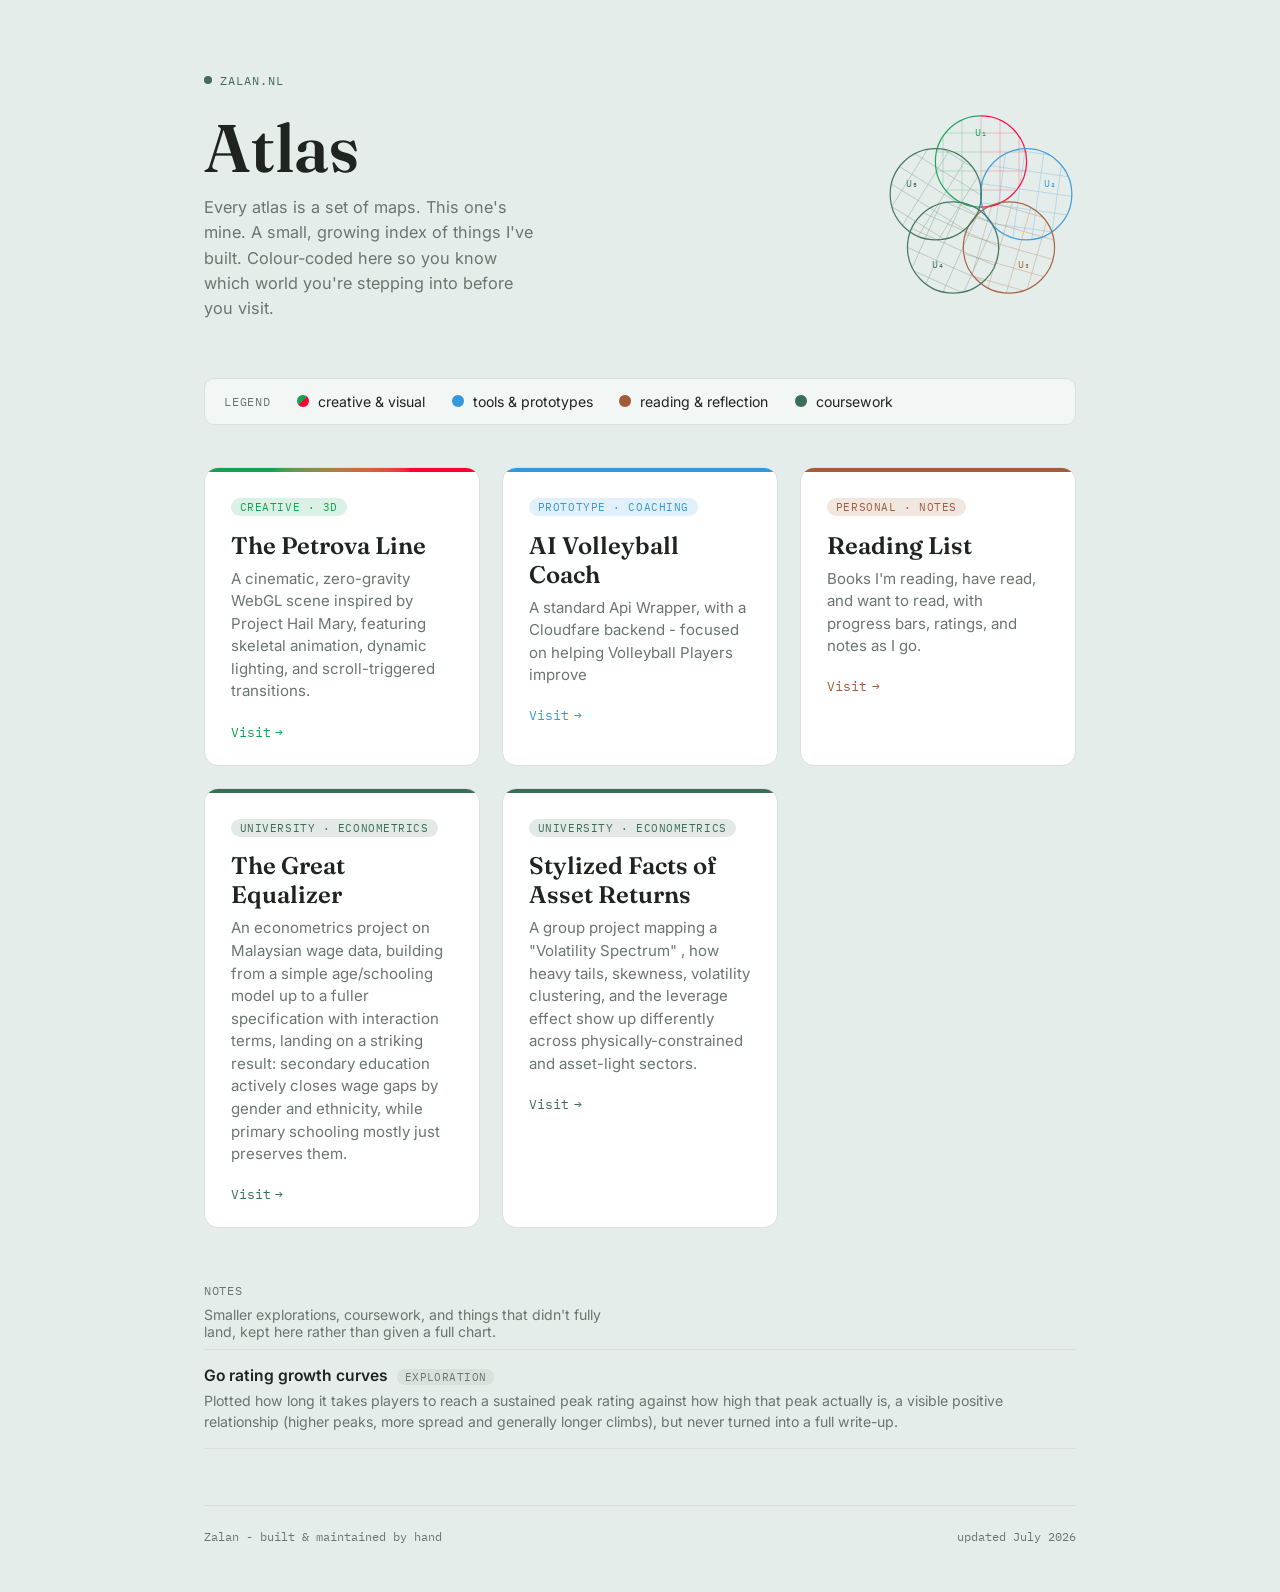
<file: index.html>
<!DOCTYPE html>
<html lang="en">
<head>
<meta charset="UTF-8">
<meta name="viewport" content="width=device-width, initial-scale=1.0">
<title>Zalan Makany</title>
<link rel="preconnect" href="https://fonts.googleapis.com">
<link rel="preconnect" href="https://fonts.gstatic.com" crossorigin>
<link href="https://fonts.googleapis.com/css2?family=Fraunces:ital,opsz,wght@0,9..144,400;0,9..144,600;1,9..144,500&family=IBM+Plex+Mono:wght@400;500&family=Inter:wght@400;500&display=swap" rel="stylesheet">
<style>
  :root {
    --paper: #eef0ec;
    --ink: #1f2421;
    --muted: #6b756f;
    --border: #dbe0da;
    --pine: #46685f;
  }

  * { box-sizing: border-box; }

  body {
    margin: 0;
    background: var(--paper);
    color: var(--ink);
    font-family: 'Inter', -apple-system, sans-serif;
    -webkit-font-smoothing: antialiased;
  }

  .wrap {
    max-width: 920px;
    margin: 0 auto;
    padding: 4.5rem 1.5rem 3rem;
  }

  .kicker {
    font-family: 'IBM Plex Mono', monospace;
    font-size: 0.78rem;
    letter-spacing: 0.08em;
    text-transform: uppercase;
    color: var(--pine);
    display: flex;
    align-items: center;
    gap: 0.5rem;
    margin-bottom: 1.6rem;
  }
  .kicker::before {
    content: "";
    width: 8px;
    height: 8px;
    border-radius: 50%;
    background: var(--pine);
    display: inline-block;
  }

  .hero {
    display: flex;
    justify-content: space-between;
    align-items: flex-start;
    gap: 2rem;
    margin-bottom: 3.5rem;
  }

  .hero h1 {
    font-family: 'Fraunces', serif;
    font-weight: 600;
    font-size: clamp(2.6rem, 7vw, 4.2rem);
    line-height: 1;
    margin: 0 0 0.9rem;
  }

  .hero p {
    max-width: 34ch;
    color: var(--muted);
    font-size: 1.02rem;
    line-height: 1.55;
    margin: 0;
  }

  .chart-diagram {
    flex-shrink: 0;
    width: 190px;
    height: 190px;
    opacity: 0.92;
  }

  .legend {
    display: flex;
    flex-wrap: wrap;
    gap: 1.6rem;
    align-items: center;
    padding: 0.9rem 1.2rem;
    border: 1px solid var(--border);
    border-radius: 10px;
    background: rgba(255,255,255,0.5);
    margin-bottom: 2.6rem;
  }
  .eyebrow {
    font-family: 'IBM Plex Mono', monospace;
    font-size: 0.72rem;
    text-transform: uppercase;
    letter-spacing: 0.06em;
    color: var(--muted);
  }
  .legend-item {
    display: flex;
    align-items: center;
    gap: 0.5rem;
    font-size: 0.88rem;
    color: var(--ink);
  }

 #legend-items {
    display: flex;
    flex-wrap: wrap;
    gap: 1.6rem;
  }
  
.swatch-cluster {
    display: flex;
    align-items: center;
  }
 .swatch {
    width: 14px;              
    height: 14px;
    border-radius: 50%;       /* Circles overlap much better than squares */
    border: 1.5px solid #fff; /* Creates a clean cutout effect between dots */
    margin-left: -6px;        /* Pulls them together so they overlap */
    display: inline-block;
  }
  .swatch:first-child {
    margin-left: 0;           
  }

  .grid {
    display: grid;
    grid-template-columns: repeat(auto-fit, minmax(250px, 1fr));
    gap: 1.4rem;
  }

 .chart-card {
    position: relative;
    background: #fff;
    border: 1px solid var(--border);
    border-radius: 14px;
    padding: 1.7rem 1.6rem 1.5rem;
    text-decoration: none;
    color: inherit;
    display: block;
    overflow: hidden; 
    transition: transform 0.18s ease, box-shadow 0.18s ease;
  }
  
  .chart-card::before {
    content: "";
    position: absolute;
    top: 0; left: 0;
    width: 100%;
    height: 4px;
    background: linear-gradient(to right in oklab, var(--c) 25%, var(--c2, var(--c)) 75%);
  }

  .chart-card::after {
    content: "";
    position: absolute;
    top: 2px; left: 4%; 
    width: 92%;
    height: 6px;
    background: linear-gradient(to right in oklab, var(--c) 25%, var(--c2, var(--c)) 75%);
    filter: blur(10px);
    opacity: 0;
    transition: opacity 0.3s ease;
    z-index: 1;
  }

  .chart-card:hover {
    transform: translateY(-3px);
    box-shadow: 0 10px 24px rgba(31,36,33,0.08);
  }
  .chart-card:hover::after {
    opacity: 0.65; /* Activates the rim glow on hover */
  }

  .card-tag {
    font-family: 'IBM Plex Mono', monospace;
    font-size: 0.7rem;
    text-transform: uppercase;
    letter-spacing: 0.05em;
    padding: 2px 9px;
    border-radius: 999px;
    display: inline-block;
    margin-bottom: 0.9rem;
    background: var(--c-soft, #eee);
    color: var(--c, var(--ink));
  }

  .chart-card h2 {
    font-family: 'Fraunces', serif;
    font-weight: 600;
    font-size: 1.5rem;
    margin: 0 0 0.5rem;
  }

  .chart-card p {
    color: var(--muted);
    font-size: 0.94rem;
    line-height: 1.5;
    margin: 0 0 1.1rem;
  }

  .visit {
    font-family: 'IBM Plex Mono', monospace;
    font-size: 0.82rem;
    display: inline-flex;
    align-items: center;
    gap: 0.3rem;
    color: var(--c, var(--pine));
  }

  .visit .arrow { transition: transform 0.18s ease; }
  .chart-card:hover .visit .arrow { transform: translateX(3px); }

  footer {
    margin-top: 3.5rem;
    padding-top: 1.4rem;
    border-top: 1px solid var(--border);
    font-family: 'IBM Plex Mono', monospace;
    font-size: 0.76rem;
    color: var(--muted);
    display: flex;
    justify-content: space-between;
    flex-wrap: wrap;
    gap: 0.5rem;
  }

  .empty-hint {
    font-family: 'IBM Plex Mono', monospace;
    font-size: 0.85rem;
    color: var(--muted);
    padding: 2rem;
    text-align: center;
    border: 1px dashed var(--border);
    border-radius: 12px;
  }

  .notes-section {
    margin-top: 3.2rem;
  }
  .notes-subtitle {
    color: var(--muted);
    font-size: 0.88rem;
    margin: 0.4rem 0 0.6rem;
    max-width: 48ch;
  }
  .notes-list {
    border-top: 1px solid var(--border);
  }
  .note-row {
    display: block;
    padding: 1rem 0;
    border-bottom: 1px solid var(--border);
    text-decoration: none;
    color: inherit;
  }
  a.note-row:hover .note-title {
    color: var(--pine);
  }
  .note-head {
    display: flex;
    align-items: baseline;
    flex-wrap: wrap;
    gap: 0.55rem;
    margin-bottom: 0.3rem;
  }
  .note-title {
    font-weight: 600;
    font-size: 0.98rem;
    transition: color 0.15s ease;
  }
  .note-tag {
    font-family: 'IBM Plex Mono', monospace;
    font-size: 0.66rem;
    text-transform: uppercase;
    letter-spacing: 0.04em;
    color: var(--muted);
    background: rgba(107, 117, 111, 0.1);
    padding: 1px 8px;
    border-radius: 999px;
  }
  .note-desc {
    color: var(--muted);
    font-size: 0.88rem;
    line-height: 1.5;
    margin: 0;
  }
  .note-link {
    display: inline-block;
    margin-top: 0.35rem;
    font-family: 'IBM Plex Mono', monospace;
    font-size: 0.76rem;
    color: var(--pine);
  }

  @media (max-width: 640px) {
    .wrap { padding: 2.2rem 1.25rem 2.5rem; }
    .hero {
      align-items: flex-start;
      gap: 1rem;
      margin-bottom: 2rem;
    }
    .hero > div:first-child { flex: 1; min-width: 0; }
    .hero p { font-size: 0.92rem; }
    .chart-diagram {
      width: 84px;
      height: 84px;
      margin-top: 0.3rem;
    }
    .legend {
      gap: 0.9rem 1.1rem;
      padding: 0.7rem 1rem;
      margin-bottom: 1.6rem;
    }
    .legend-item { font-size: 0.82rem; }
  }

  @media (max-width: 340px) {
    .chart-diagram { width: 68px; height: 68px; }
  }

  @media (prefers-reduced-motion: reduce) {
    .chart-card, .visit .arrow { transition: none; }
  }
</style>
</head>
<body>
<div class="wrap">

  <div class="kicker">zalan.nl</div>

  <div class="hero">
    <div>
      <h1>Atlas</h1>
      <p>Every atlas is a set of maps. This one's mine. A small, growing index of things I've built. Colour-coded here so you know which world you're stepping into before you visit.</p>
    </div>
    <div id="atlas-diagram"></div>
  </div>

  <div class="legend">
    <span class="eyebrow">Legend</span>
    <span id="legend-items"></span>
  </div>

  <div class="grid" id="cards-grid"></div>

  <div class="notes-section">
    <span class="eyebrow">Notes</span>
    <p class="notes-subtitle">Smaller explorations, coursework, and things that didn't fully land, kept here rather than given a full chart.</p>
    <div class="notes-list" id="notes-list"></div>
  </div>

  <footer>
    <span>Zalan - built &amp; maintained by hand</span>
    <span>updated July 2026</span>
  </footer>

</div>

<script>
  /* ============================================================
     PROJECTS
     To add a new project, add one object to this array. That's it
     the legend, the cards, and the chart diagram above all
     regenerate from this list automatically.

     id:          short unique slug, used internally (e.g. for SVG ids)
     name:        display name of the project
     tag:         small eyebrow label, e.g. "personal · notes"
     legend:      short phrase shown in the legend, e.g. "reading & reflection"
     description: one or two sentences shown on the card
     href:        link to the live subpage
     color:       hex color pull this from the subpage's own accent
     ============================================================ */
  const PROJECTS = [
       {
      id: "ifas-stylized-facts",
      name: "Stylized Facts of Asset Returns",
      tag: "university · econometrics",
      legend: "coursework",
      description: "A group project mapping a \"Volatility Spectrum\" , how heavy tails, skewness, volatility clustering, and the leverage effect show up differently across physically-constrained and asset-light sectors.",
      href: "https://zalan.nl/files/IFAS_Project.pdf",
      color: "#3b6e58"
    },
    {
      id: "wage-gap-malaysia",
      name: "The Great Equalizer",
      tag: "university · econometrics",
      legend: "coursework",
      description: "An econometrics project on Malaysian wage data, building from a simple age/schooling model up to a fuller specification with interaction terms, landing on a striking result: secondary education actively closes wage gaps by gender and ethnicity, while primary schooling mostly just preserves them.",
      href: "https://zalan.nl/files/intro_econometrics.pdf",
      color: "#3b6e58"
    },
    {
      id: "reading-list",
      name: "Reading List",
      tag: "personal · notes",
      legend: "reading & reflection",
      description: "Books I'm reading, have read, and want to read, with progress bars, ratings, and notes as I go.",
      href: "https://zalan.nl/reading-list",
      color: "#a15c38"
    },
    {
      id: "ai-coach",
      name: "AI Volleyball Coach",
      tag: "prototype · coaching",
      legend: "tools & prototypes",
      description: "A standard Api Wrapper, with a Cloudfare backend - focused on helping Volleyball Players improve",
      href: "https://zalan.nl/ai-coach",
      color: "#3498db"
    },

    {
      id: "petrova-line",
      name: "The Petrova Line",
      tag: "creative · 3D",
      legend: "creative & visual",
      description: "A cinematic, zero-gravity WebGL scene inspired by Project Hail Mary, featuring skeletal animation, dynamic lighting, and scroll-triggered transitions.",
      href: "https://zalan.nl/petrova",
      color: "#13a152",      // Petrova Green
      color2: "#FF0033"      // Astrophage Red
    }

    // Next project goes here, e.g.:
    // {
    //   id: "circle-packing",
    //   name: "Circle Packing Explorer",
    //   tag: "math · visual",
    //   legend: "open problems",
    //   description: "An interactive look at hexagonal circle packing in equilateral triangles.",
    //   href: "https://zalan.nl/circle-packing",
    //   color: "#c9a44c"
    // },
  ];

  /* ============================================================
     NOTES
     Smaller, lighter-weight entries coursework, explorations,
     dead ends, negative results. No color, no big card, no
     "Visit" cta unless there's actually somewhere to send someone.

     title:       short title
     tag:         short label, e.g. "coursework", "open problem"
     description: one or two sentences what it was, what you found
     href:        optional a write-up, repo, or PDF, if one exists
     ============================================================ */
  const NOTES = [
    {
      title: "Go rating growth curves",
      tag: "exploration",
      description: "Plotted how long it takes players to reach a sustained peak rating against how high that peak actually is, a visible positive relationship (higher peaks, more spread and generally longer climbs), but never turned into a full write-up.",
      href: ""
    }

    // Next note goes here, e.g.:
    // {
    //   title: "Attempted a closed form for X, didn't get there",
    //   tag: "dead end",
    //   description: "Spent a week on this before realizing the approach doesn't generalize past n=3.",
    //   href: "https://zalan.nl/notes/some-writeup"
    // },
  ];

  function hexToRgb(hex) {
    hex = hex.replace('#', '');
    if (hex.length === 3) hex = hex.split('').map(c => c + c).join('');
    const num = parseInt(hex, 16);
    return { r: (num >> 16) & 255, g: (num >> 8) & 255, b: num & 255 };
  }

  function softColor(hex, amount = 0.85) {
    const { r, g, b } = hexToRgb(hex);
    const mix = c => Math.round(c + (255 - c) * amount);
    return `rgb(${mix(r)}, ${mix(g)}, ${mix(b)})`;
  }

  // Averages every project's color with equal weight, then mixes the
  // result heavily toward white so the page background stays a pale,
  // muted tint rather than a saturated blend. The palette's "center
  // of mass"  the more projects, the more it drifts to reflect them.
  function averagePaperColor(hexColors, lightenAmount = 0.86) {
    if (!hexColors.length) return null;
    const totals = hexColors.reduce((acc, hex) => {
      const { r, g, b } = hexToRgb(hex);
      acc.r += r; acc.g += g; acc.b += b;
      return acc;
    }, { r: 0, g: 0, b: 0 });
    const n = hexColors.length;
    const avg = { r: totals.r / n, g: totals.g / n, b: totals.b / n };
    const mix = c => Math.round(c + (255 - c) * lightenAmount);
    return `rgb(${mix(avg.r)}, ${mix(avg.g)}, ${mix(avg.b)})`;
  }

  function escapeHtml(str) {
    const div = document.createElement('div');
    div.textContent = str || '';
    return div.innerHTML;
  }

function buildLegend(projects) {
    const categoryColors = new Map();
    
    projects.forEach(p => {
      // If color2 exists, make it a gradient. Otherwise, keep it solid.
      const bg = p.color2 ? `linear-gradient(135deg, ${p.color} 50%, ${p.color2} 50%)` : p.color;
      
      if (!categoryColors.has(p.legend)) {
        categoryColors.set(p.legend, new Set([bg])); 
      } else {
        categoryColors.get(p.legend).add(bg); 
      }
    });

    return Array.from(categoryColors.entries()).map(([legend, colorSet]) => {
      const swatches = Array.from(colorSet)
        .map(bg => `<span class="swatch" style="background:${bg}"></span>`)
        .join('');
        
      return `
        <span class="legend-item">
          <span class="swatch-cluster">${swatches}</span>
          ${escapeHtml(legend)}
        </span>
      `;
    }).join('');
  }

  function buildCards(projects) {
    return projects.map(p => `
      <a class="chart-card" style="--c:${p.color}; --c2:${p.color2 || p.color}; --c-soft:${softColor(p.color)}" href="${p.href}">
        <span class="card-tag">${escapeHtml(p.tag)}</span>
        <h2>${escapeHtml(p.name)}</h2>
        <p>${escapeHtml(p.description)}</p>
        <span class="visit">Visit <span class="arrow">→</span></span>
      </a>
    `).join('');
  }

  // Arranges one "chart" circle per project around a shared center,
  // each with its own faint coordinate grid, echoing the idea that
  // every project is a differently-labeled patch of the same atlas.
  function buildDiagram(projects, size = 200) {
    const n = projects.length;
    if (n === 0) return '';

    const cx = size / 2, cy = size / 2;
    const Rc = n === 1 ? 0 : Math.min(50, 20 + n * 8);
    const r = Math.max(40, 68 - n * 4);

    let defs = '', grids = '', circles = '', labels = '';
    const subDigits = ['₁','₂','₃','₄','₅','₆','₇','₈','₉'];

    projects.forEach((p, i) => {
      const angle = (-90 + i * (360 / n)) * Math.PI / 180;
      const px = cx + Rc * Math.cos(angle);
      const py = cy + Rc * Math.sin(angle);
      
      const clipId = `clip-${p.id}`;
      const gradId = `grad-${p.id}`; 
      const rot = 8 * i;

      let lines = '';
      for (let g = 20; g < size; g += 20) {
        lines += `<line x1="0" y1="${g}" x2="${size}" y2="${g}" transform="rotate(${rot} ${px.toFixed(1)} ${py.toFixed(1)})"/>`;
        lines += `<line x1="${g}" y1="0" x2="${g}" y2="${size}" transform="rotate(${rot} ${px.toFixed(1)} ${py.toFixed(1)})"/>`;
      }

      defs += `
        <clipPath id="${clipId}"><circle cx="${px.toFixed(1)}" cy="${py.toFixed(1)}" r="${r}"/></clipPath>
        
        <!-- Maps the gradient strictly to this specific circle's left and right edges -->
        <linearGradient id="${gradId}" gradientUnits="userSpaceOnUse" 
          x1="${(px - r).toFixed(1)}" y1="${py.toFixed(1)}" 
          x2="${(px + r).toFixed(1)}" y2="${py.toFixed(1)}">
          
          <stop offset="50%" stop-color="${p.color}" />
          <stop offset="50%" stop-color="${p.color2 || p.color}" />
        </linearGradient>
      `;
      
      grids += `<g clip-path="url(#${clipId})" opacity="0.45"><g stroke="url(#${gradId})" stroke-width="0.6">${lines}</g></g>`;
      circles += `<circle cx="${px.toFixed(1)}" cy="${py.toFixed(1)}" r="${r}" fill="none" stroke="url(#${gradId})" stroke-width="1.3"/>`;

      const lx = cx + (Rc + r * 0.55) * Math.cos(angle);
      const ly = cy + (Rc + r * 0.55) * Math.sin(angle);
      const sub = subDigits[i] || (i + 1);
            labels += `<text x="${lx.toFixed(1)}" y="${ly.toFixed(1)}" font-family="IBM Plex Mono, monospace" font-size="10" fill="${p.color}" text-anchor="middle">U${sub}</text>`;
    });

    return `
      <svg class="chart-diagram" viewBox="0 0 ${size} ${size}" xmlns="http://www.w3.org/2000/svg" role="img" aria-label="One coordinate chart per project">
        <defs>${defs}</defs>
        ${grids}
        ${circles}
        ${labels}
      </svg>
    `;
  }
  function buildNotes(notes) {
    if (!notes.length) {
      return `<div class="empty-hint">No notes yet.</div>`;
    }
    return notes.map(note => {
      const tag = note.tag ? `<span class="note-tag">${escapeHtml(note.tag)}</span>` : '';
      const link = note.href ? `<span class="note-link">More →</span>` : '';
      const inner = `
        <div class="note-head">
          <span class="note-title">${escapeHtml(note.title)}</span>
          ${tag}
        </div>
        <p class="note-desc">${escapeHtml(note.description)}</p>
        ${link}
      `;
      return note.href
        ? `<a class="note-row" href="${note.href}">${inner}</a>`
        : `<div class="note-row">${inner}</div>`;
    }).join('');
  }

  function render() {
    const cardsEl = document.getElementById('cards-grid');
    const legendEl = document.getElementById('legend-items');
    const diagramEl = document.getElementById('atlas-diagram');

    if (!PROJECTS.length) {
      cardsEl.innerHTML = `<div class="empty-hint">No charts yet add a project to the PROJECTS array.</div>`;
      legendEl.innerHTML = '';
      diagramEl.innerHTML = '';
      return;
    }

    // Keep adding new projects to the end of PROJECTS this just
    // flips the display order so the newest one shows up first.
    const displayOrder = [...PROJECTS].reverse();

    legendEl.innerHTML = buildLegend(displayOrder);
    cardsEl.innerHTML = buildCards(displayOrder);
    diagramEl.innerHTML = buildDiagram(displayOrder);

    const paper = averagePaperColor(PROJECTS.map(p => p.color));
    if (paper) document.documentElement.style.setProperty('--paper', paper);

    // Notes have no color and don't factor into the averaged
    // background they're marginalia, not coordinate patches.
    const notesEl = document.getElementById('notes-list');
    notesEl.innerHTML = buildNotes([...NOTES].reverse());
  }

  render();
</script>
</body>
</html>
</file>
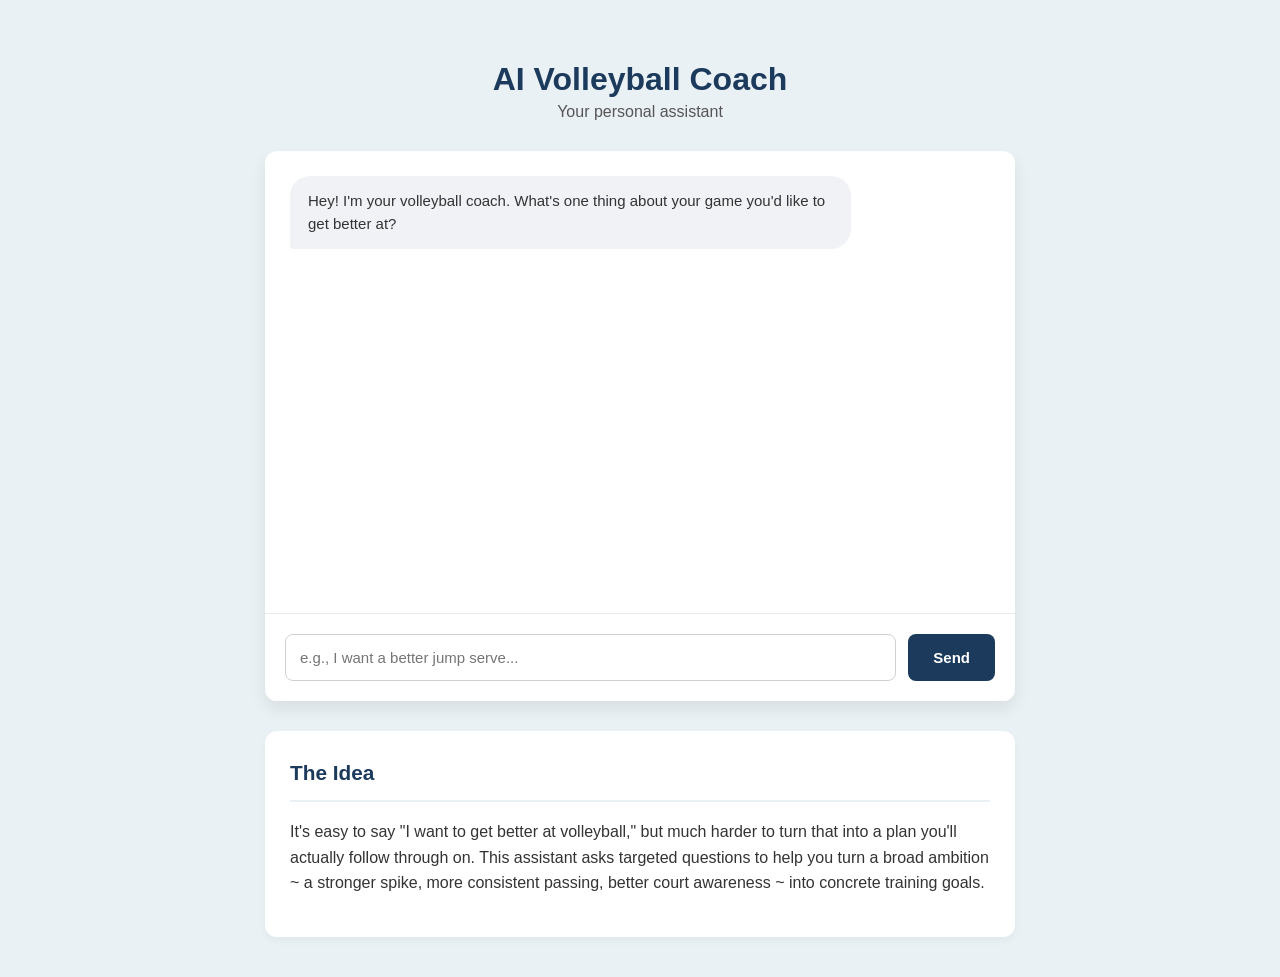
<file: ai-coach/index.html>
<!DOCTYPE html>
<html lang="en">
<head>
    <meta charset="UTF-8">
    <meta name="viewport" content="width=device-width, initial-scale=1.0">
    <title>AI Volleyball Coach</title>
    <style>
        :root {
            --primary: #1b3a5c;
            --secondary: #2a5580;
            --user-msg: #e67e22;
            --bot-msg: #f1f2f6;
            --bg: #eaf1f5;
        }
        body {
            font-family: 'Segoe UI', Tahoma, Geneva, Verdana, sans-serif;
            background-color: var(--bg);
            color: #333;
            margin: 0;
            padding: 40px 20px;
            display: flex;
            flex-direction: column;
            align-items: center;
        }
        .container {
            max-width: 750px;
            width: 100%;
        }
        header {
            text-align: center;
            margin-bottom: 30px;
        }
        header h1 {
            color: var(--primary);
            margin-bottom: 5px;
        }
        header p {
            color: #555;
            margin-top: 0;
        }
        .chat-box {
            background: #fff;
            border-radius: 12px;
            box-shadow: 0 8px 16px rgba(0,0,0,0.08);
            overflow: hidden;
            display: flex;
            flex-direction: column;
            height: 550px;
        }
        .chat-history {
            flex-grow: 1;
            padding: 25px;
            overflow-y: auto;
            display: flex;
            flex-direction: column;
            gap: 15px;
        }
        .message {
            max-width: 75%;
            padding: 14px 18px;
            border-radius: 20px;
            line-height: 1.5;
            font-size: 15px;
        }
        .message.user {
            align-self: flex-end;
            background-color: var(--user-msg);
            color: white;
            border-bottom-right-radius: 4px;
        }
        .message.bot {
            align-self: flex-start;
            background-color: var(--bot-msg);
            color: #333;
            border-bottom-left-radius: 4px;
        }
        .input-area {
            display: flex;
            padding: 20px;
            background: #fff;
            border-top: 1px solid #eaeaea;
        }
        input[type="text"] {
            flex-grow: 1;
            padding: 14px;
            border: 1px solid #d1d1d1;
            border-radius: 8px;
            font-size: 15px;
            outline: none;
            transition: border-color 0.2s;
        }
        input[type="text"]:focus {
            border-color: var(--user-msg);
        }
        button {
            background-color: var(--primary);
            color: white;
            border: none;
            padding: 0 25px;
            margin-left: 12px;
            border-radius: 8px;
            cursor: pointer;
            font-size: 15px;
            font-weight: bold;
            transition: background 0.2s;
        }
        button:hover {
            background-color: var(--secondary);
        }
        .methodology {
            margin-top: 30px;
            background: #fff;
            padding: 25px;
            border-radius: 12px;
            box-shadow: 0 4px 8px rgba(0,0,0,0.04);
            line-height: 1.6;
        }
        .methodology h2 {
            margin-top: 0;
            font-size: 1.3rem;
            color: var(--primary);
            border-bottom: 2px solid var(--bg);
            padding-bottom: 10px;
        }
    </style>
</head>
<body>

<div class="container">
    <header>
        <h1>AI Volleyball Coach</h1>
        <p>Your personal assistant</p>
    </header>

    <div class="chat-box">
        <div class="chat-history" id="chat-history">
            <div class="message bot">
                Hey! I'm your volleyball coach. What's one thing about your game you'd like to get better at?
            </div>
        </div>
        
        <div class="input-area">
            <input type="text" id="user-input" placeholder="e.g., I want a better jump serve..." onkeypress="handleKeyPress(event)">
            <button onclick="sendMessage()">Send</button>
        </div>
    </div>

    <div class="methodology">
        <h2>The Idea</h2>
        <p>It's easy to say "I want to get better at volleyball," but much harder to turn that into a plan you'll actually follow through on. This assistant asks targeted questions to help you turn a broad ambition ~ a stronger spike, more consistent passing, better court awareness ~ into concrete training goals.</p>
    </div>
</div>

<script>
    let conversationHistory = [];

    function sendMessage() {
        const inputField = document.getElementById('user-input');
        const messageText = inputField.value.trim();
        
        if (messageText === '') return;

        addMessageToChat(messageText, 'user');
        inputField.value = ''; 

        conversationHistory.push({ role: "user", content: messageText });

        const loadingId = addMessageToChat('...', 'bot');

        fetch("https://ai-coach-back.zalanmakany.workers.dev/", { 
            method: "POST",
            headers: {
                "Content-Type": "application/json"
            },
            body: JSON.stringify({ history: conversationHistory }) 
        })
        .then(response => response.json())
        .then(data => {
            updateMessageInChat(loadingId, data.reply);
            conversationHistory.push({ role: "assistant", content: data.reply });
        })
        .catch(error => {
            updateMessageInChat(loadingId, "Sorry, the coach is currently taking a break. Please try again later!");
            console.error("Error:", error);
        });
    }

    function addMessageToChat(text, sender) {
        const chatHistory = document.getElementById('chat-history');
        const messageDiv = document.createElement('div');
        const messageId = 'msg-' + Date.now() + '-' + Math.random().toString(36).substr(2, 5); 
        
        messageDiv.id = messageId;
        messageDiv.classList.add('message', sender);
        messageDiv.innerHTML = text; 
        
        chatHistory.appendChild(messageDiv);
        chatHistory.scrollTop = chatHistory.scrollHeight; 
        
        return messageId;
    }

    function updateMessageInChat(messageId, newText) {
        const messageDiv = document.getElementById(messageId);
        if (messageDiv) {
            messageDiv.innerHTML = newText;
        }
    }

    function handleKeyPress(event) {
        if (event.key === 'Enter') {
            sendMessage();
        }
    }
</script>

</body>
</html>
</file>
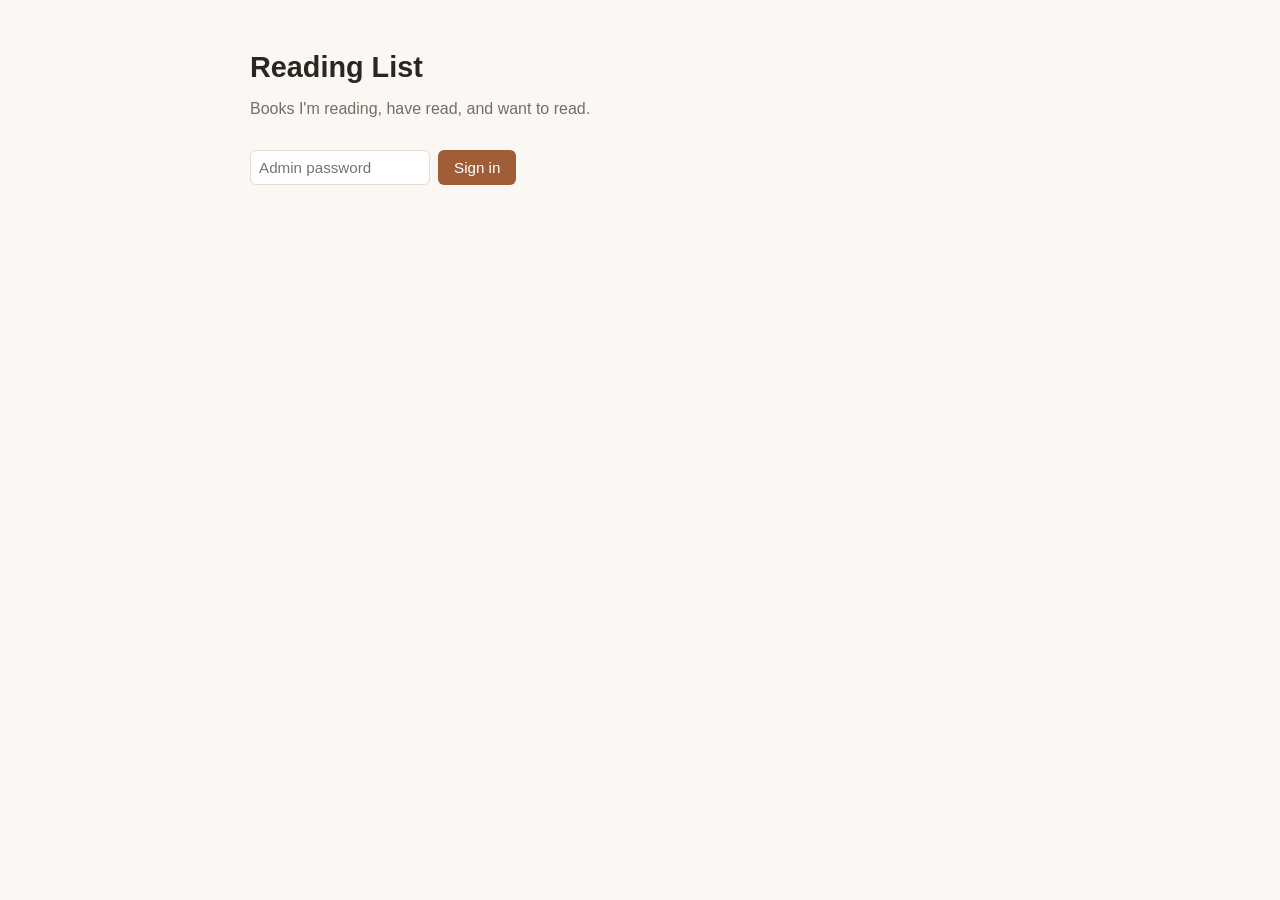
<file: reading-list/index.html>
<!DOCTYPE html>
<html lang="en">
<head>
<meta charset="UTF-8">
<meta name="viewport" content="width=device-width, initial-scale=1.0">
<title>Reading List</title>
<style>
  :root {
    --bg: #faf8f4;
    --card: #ffffff;
    --ink: #2b2620;
    --muted: #756e63;
    --accent: #a15c38;
    --accent-soft: #f1e3d8;
    --border: #e6ddd0;
  }
  * { box-sizing: border-box; }
  body {
    margin: 0;
    font-family: -apple-system, BlinkMacSystemFont, "Segoe UI", sans-serif;
    background: var(--bg);
    color: var(--ink);
    padding: 2rem 1rem 4rem;
  }
  .wrap { max-width: 780px; margin: 0 auto; }
  h1 { font-size: 1.8rem; margin-bottom: 0.25rem; }
  .subtitle { color: var(--muted); margin-bottom: 2rem; }

  .top-bar {
    display: flex;
    justify-content: space-between;
    align-items: center;
    margin-bottom: 1.5rem;
    gap: 1rem;
    flex-wrap: wrap;
  }
  button, input, select, textarea {
    font-family: inherit;
    font-size: 0.95rem;
  }
  button {
    cursor: pointer;
    background: var(--accent);
    color: #fff;
    border: none;
    padding: 0.5rem 1rem;
    border-radius: 6px;
  }
  button.secondary {
    background: transparent;
    color: var(--accent);
    border: 1px solid var(--accent);
  }
  button.danger {
    background: transparent;
    color: #a13838;
    border: 1px solid #a13838;
    padding: 0.3rem 0.6rem;
    font-size: 0.85rem;
  }
  input, select, textarea {
    padding: 0.5rem;
    border: 1px solid var(--border);
    border-radius: 6px;
    width: 100%;
    background: #fff;
  }
  textarea { min-height: 80px; resize: vertical; }

  .login-box {
    display: flex;
    gap: 0.5rem;
  }
  .login-box input { max-width: 180px; }

  .book-card {
    background: var(--card);
    border: 1px solid var(--border);
    border-radius: 10px;
    padding: 1.1rem 1.3rem;
    margin-bottom: 1rem;
  }
  .book-head {
    display: flex;
    justify-content: space-between;
    align-items: flex-start;
    gap: 1rem;
  }
  .book-title { font-weight: 600; font-size: 1.05rem; }
  .book-author { color: var(--muted); font-size: 0.9rem; margin-top: 2px; }
  .status-pill {
    display: inline-block;
    font-size: 0.75rem;
    padding: 2px 10px;
    border-radius: 999px;
    background: var(--accent-soft);
    color: var(--accent);
    white-space: nowrap;
  }
  .progress-track {
    background: var(--accent-soft);
    border-radius: 999px;
    height: 8px;
    margin: 0.7rem 0 0.3rem;
    overflow: hidden;
  }
  .progress-fill {
    background: var(--accent);
    height: 100%;
  }
  .progress-label { font-size: 0.8rem; color: var(--muted); }
  .review { margin-top: 0.6rem; font-size: 0.92rem; line-height: 1.4; }
  .rating { color: var(--accent); font-size: 0.9rem; margin-top: 0.4rem; }
  .card-actions {
    margin-top: 0.7rem;
    display: flex;
    gap: 0.5rem;
  }

  .add-form {
    background: var(--card);
    border: 1px solid var(--border);
    border-radius: 10px;
    padding: 1.2rem;
    margin-bottom: 1.5rem;
    display: none;
  }
  .add-form.visible { display: block; }
  .add-form h3 { margin-top: 0; }
  .form-row { margin-bottom: 0.7rem; }
  .form-grid {
    display: grid;
    grid-template-columns: 1fr 1fr;
    gap: 0.7rem;
  }
  .empty-state {
    color: var(--muted);
    text-align: center;
    padding: 2rem 0;
  }
</style>
</head>
<body>
<div class="wrap">
  <h1>Reading List</h1>
  <p class="subtitle">Books I'm reading, have read, and want to read.</p>

  <div class="top-bar">
    <div id="loginArea" class="login-box">
      <input type="password" id="passwordInput" placeholder="Admin password">
      <button id="loginBtn">Sign in</button>
    </div>
    <div id="adminArea" style="display:none; gap:0.5rem; display:none;">
      <button id="addToggleBtn">+ Add book</button>
      <button class="secondary" id="logoutBtn">Sign out</button>
    </div>
  </div>

  <div class="add-form" id="addForm">
    <h3 id="formTitle">Add a book</h3>
    <input type="hidden" id="editId">
    <div class="form-row">
      <input type="text" id="fTitle" placeholder="Title">
    </div>
    <div class="form-row">
      <input type="text" id="fAuthor" placeholder="Author">
    </div>
    <div class="form-grid">
      <div class="form-row">
        <select id="fStatus">
          <option value="want-to-read">Want to read</option>
          <option value="reading">Reading</option>
          <option value="finished">Finished</option>
          <option value = "paused">On Pause</option>
        </select>
      </div>
      <div class="form-row">
        <input type="number" id="fRating" placeholder="Rating (1-5)" min="1" max="5">
      </div>
      <div class="form-row">
        <input type="number" id="fPagesRead" placeholder="Pages read">
      </div>
      <div class="form-row">
        <input type="number" id="fTotalPages" placeholder="Total pages">
      </div>
    </div>
    <div class="form-row">
      <textarea id="fReview" placeholder="Your review / notes"></textarea>
    </div>
    <button id="saveBtn">Save</button>
    <button class="secondary" id="cancelFormBtn" type="button">Cancel</button>
  </div>

  <div id="books"></div>
</div>

<script>
  // ---- Configure this to your deployed Worker URL ----
  const API_BASE = "https://reading-list-api.zalanmakany.workers.dev";

  let token = localStorage.getItem("rl_token") || null;
  let books = [];

  const loginArea = document.getElementById("loginArea");
  const adminArea = document.getElementById("adminArea");
  const addForm = document.getElementById("addForm");
  const booksEl = document.getElementById("books");

  function setLoggedIn(isLoggedIn) {
    loginArea.style.display = isLoggedIn ? "none" : "flex";
    adminArea.style.display = isLoggedIn ? "flex" : "none";
    if (!isLoggedIn) addForm.classList.remove("visible");
  }
  setLoggedIn(!!token);

 document.getElementById("loginBtn").addEventListener("click", async () => {
    const password = document.getElementById("passwordInput").value;
    
    try {
      const res = await fetch(`${API_BASE}/api/login`, {
        method: "POST",
        headers: { "Content-Type": "application/json" },
        body: JSON.stringify({ password }),
      });
      
      if (!res.ok) {
        // This will catch 401 Unauthorized, 500 Server Errors, etc.
        const errData = await res.json().catch(() => ({}));
        alert(`Login failed: ${errData.error || res.statusText}`);
        return;
      }
      
      const data = await res.json();
      token = data.token;
      localStorage.setItem("rl_token", token);
      document.getElementById("passwordInput").value = "";
      setLoggedIn(true);
      
    } catch (error) {
      alert("Network or CORS error! Press F12 and check the Console for details.");
      console.error("Fetch error:", error);
    }
  });

  document.getElementById("logoutBtn").addEventListener("click", () => {
    token = null;
    localStorage.removeItem("rl_token");
    setLoggedIn(false);
  });

  document.getElementById("addToggleBtn").addEventListener("click", () => {
    resetForm();
    addForm.classList.add("visible");
  });
  document.getElementById("cancelFormBtn").addEventListener("click", () => {
    addForm.classList.remove("visible");
  });

  function resetForm() {
    document.getElementById("formTitle").textContent = "Add a book";
    document.getElementById("editId").value = "";
    document.getElementById("fTitle").value = "";
    document.getElementById("fAuthor").value = "";
    document.getElementById("fStatus").value = "want-to-read";
    document.getElementById("fRating").value = "";
    document.getElementById("fPagesRead").value = "";
    document.getElementById("fTotalPages").value = "";
    document.getElementById("fReview").value = "";
  }

  function fillForm(book) {
    document.getElementById("formTitle").textContent = "Edit book";
    document.getElementById("editId").value = book.id;
    document.getElementById("fTitle").value = book.title;
    document.getElementById("fAuthor").value = book.author;
    document.getElementById("fStatus").value = book.status;
    document.getElementById("fRating").value = book.rating || "";
    document.getElementById("fPagesRead").value = book.pagesRead || "";
    document.getElementById("fTotalPages").value = book.totalPages || "";
    document.getElementById("fReview").value = book.review || "";
    addForm.classList.add("visible");
  }

  document.getElementById("saveBtn").addEventListener("click", async () => {
    const id = document.getElementById("editId").value;
    const payload = {
      title: document.getElementById("fTitle").value.trim(),
      author: document.getElementById("fAuthor").value.trim(),
      status: document.getElementById("fStatus").value,
      rating: document.getElementById("fRating").value || null,
      pagesRead: document.getElementById("fPagesRead").value || 0,
      totalPages: document.getElementById("fTotalPages").value || 0,
      review: document.getElementById("fReview").value.trim(),
    };
    if (!payload.title) {
      alert("Title is required");
      return;
    }
    const url = id ? `${API_BASE}/api/books/${id}` : `${API_BASE}/api/books`;
    const method = id ? "PUT" : "POST";
    const res = await fetch(url, {
      method,
      headers: {
        "Content-Type": "application/json",
        Authorization: `Bearer ${token}`,
      },
      body: JSON.stringify(payload),
    });
    if (!res.ok) {
      alert("Save failed — try signing in again.");
      return;
    }
    addForm.classList.remove("visible");
    await loadBooks();
  });

  async function deleteBook(id) {
    if (!confirm("Delete this book?")) return;
    await fetch(`${API_BASE}/api/books/${id}`, {
      method: "DELETE",
      headers: { Authorization: `Bearer ${token}` },
    });
    await loadBooks();
  }

  function statusLabel(status) {
    return { "want-to-read": "Want to read", reading: "Reading", finished: "Finished", paused:"On Pause" }[status] || status;
  }

  function renderBooks() {
    if (!books.length) {
      booksEl.innerHTML = `<p class="empty-state">No books yet.</p>`;
      return;
    }
    booksEl.innerHTML = books.map((b) => {
      const pct = b.totalPages > 0 ? Math.min(100, Math.round((b.pagesRead / b.totalPages) * 100)) : (b.status === "finished" ? 100 : 0);
      const stars = b.rating ? "★".repeat(b.rating) + "☆".repeat(5 - b.rating) : "";
      return `
        <div class="book-card">
          <div class="book-head">
            <div>
              <div class="book-title">${escapeHtml(b.title)}</div>
              <div class="book-author">${escapeHtml(b.author)}</div>
            </div>
            <span class="status-pill">${statusLabel(b.status)}</span>
          </div>
          ${b.totalPages ? `
            <div class="progress-track"><div class="progress-fill" style="width:${pct}%"></div></div>
            <div class="progress-label">${b.pagesRead} / ${b.totalPages} pages (${pct}%)</div>
          ` : ""}
          ${stars ? `<div class="rating">${stars}</div>` : ""}
          ${b.review ? `<div class="review">${escapeHtml(b.review)}</div>` : ""}
          ${token ? `
            <div class="card-actions">
              <button class="secondary" onclick='editBookById("${b.id}")'>Edit</button>
              <button class="danger" onclick='deleteBook("${b.id}")'>Delete</button>
            </div>
          ` : ""}
        </div>
      `;
    }).join("");
  }

  function editBookById(id) {
    const book = books.find((b) => b.id === id);
    if (book) fillForm(book);
  }

  function escapeHtml(str) {
    const div = document.createElement("div");
    div.textContent = str || "";
    return div.innerHTML;
  }

  async function loadBooks() {
    const res = await fetch(`${API_BASE}/api/books`);
    books = await res.json();
    renderBooks();
  }

  loadBooks();
</script>
</body>
</html>
</file>
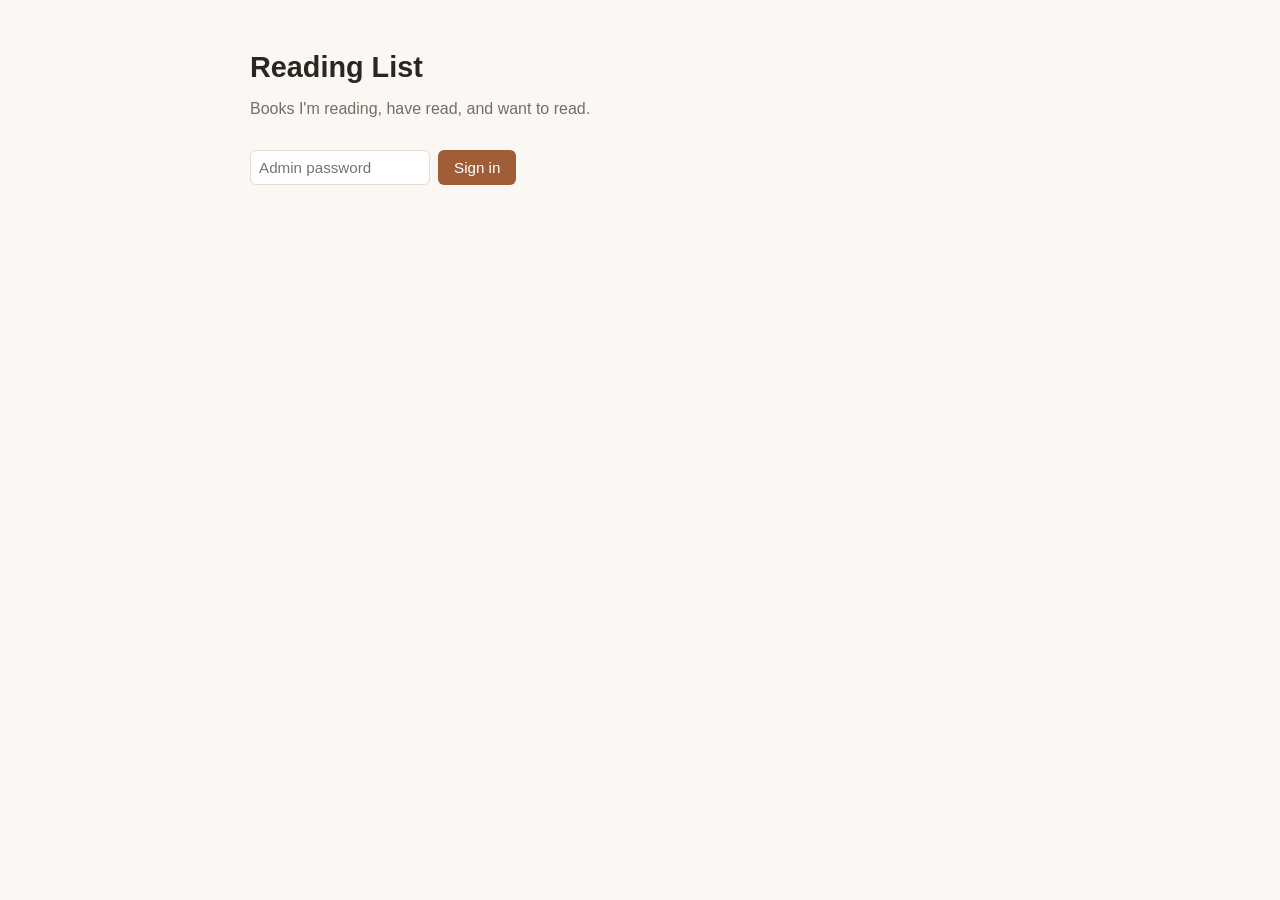
<file: reading-list/reading-list.html>
<!DOCTYPE html>
<html lang="en">
<head>
<meta charset="UTF-8">
<meta name="viewport" content="width=device-width, initial-scale=1.0">
<title>Reading List</title>
<style>
  :root {
    --bg: #faf8f4;
    --card: #ffffff;
    --ink: #2b2620;
    --muted: #756e63;
    --accent: #a15c38;
    --accent-soft: #f1e3d8;
    --border: #e6ddd0;
  }
  * { box-sizing: border-box; }
  body {
    margin: 0;
    font-family: -apple-system, BlinkMacSystemFont, "Segoe UI", sans-serif;
    background: var(--bg);
    color: var(--ink);
    padding: 2rem 1rem 4rem;
  }
  .wrap { max-width: 780px; margin: 0 auto; }
  h1 { font-size: 1.8rem; margin-bottom: 0.25rem; }
  .subtitle { color: var(--muted); margin-bottom: 2rem; }

  .top-bar {
    display: flex;
    justify-content: space-between;
    align-items: center;
    margin-bottom: 1.5rem;
    gap: 1rem;
    flex-wrap: wrap;
  }
  button, input, select, textarea {
    font-family: inherit;
    font-size: 0.95rem;
  }
  button {
    cursor: pointer;
    background: var(--accent);
    color: #fff;
    border: none;
    padding: 0.5rem 1rem;
    border-radius: 6px;
  }
  button.secondary {
    background: transparent;
    color: var(--accent);
    border: 1px solid var(--accent);
  }
  button.danger {
    background: transparent;
    color: #a13838;
    border: 1px solid #a13838;
    padding: 0.3rem 0.6rem;
    font-size: 0.85rem;
  }
  input, select, textarea {
    padding: 0.5rem;
    border: 1px solid var(--border);
    border-radius: 6px;
    width: 100%;
    background: #fff;
  }
  textarea { min-height: 80px; resize: vertical; }

  .login-box {
    display: flex;
    gap: 0.5rem;
  }
  .login-box input { max-width: 180px; }

  .book-card {
    background: var(--card);
    border: 1px solid var(--border);
    border-radius: 10px;
    padding: 1.1rem 1.3rem;
    margin-bottom: 1rem;
  }
  .book-head {
    display: flex;
    justify-content: space-between;
    align-items: flex-start;
    gap: 1rem;
  }
  .book-title { font-weight: 600; font-size: 1.05rem; }
  .book-author { color: var(--muted); font-size: 0.9rem; margin-top: 2px; }
  .status-pill {
    display: inline-block;
    font-size: 0.75rem;
    padding: 2px 10px;
    border-radius: 999px;
    background: var(--accent-soft);
    color: var(--accent);
    white-space: nowrap;
  }
  .progress-track {
    background: var(--accent-soft);
    border-radius: 999px;
    height: 8px;
    margin: 0.7rem 0 0.3rem;
    overflow: hidden;
  }
  .progress-fill {
    background: var(--accent);
    height: 100%;
  }
  .progress-label { font-size: 0.8rem; color: var(--muted); }
  .review { margin-top: 0.6rem; font-size: 0.92rem; line-height: 1.4; }
  .rating { color: var(--accent); font-size: 0.9rem; margin-top: 0.4rem; }
  .card-actions {
    margin-top: 0.7rem;
    display: flex;
    gap: 0.5rem;
  }

  .add-form {
    background: var(--card);
    border: 1px solid var(--border);
    border-radius: 10px;
    padding: 1.2rem;
    margin-bottom: 1.5rem;
    display: none;
  }
  .add-form.visible { display: block; }
  .add-form h3 { margin-top: 0; }
  .form-row { margin-bottom: 0.7rem; }
  .form-grid {
    display: grid;
    grid-template-columns: 1fr 1fr;
    gap: 0.7rem;
  }
  .empty-state {
    color: var(--muted);
    text-align: center;
    padding: 2rem 0;
  }
</style>
</head>
<body>
<div class="wrap">
  <h1>Reading List</h1>
  <p class="subtitle">Books I'm reading, have read, and want to read.</p>

  <div class="top-bar">
    <div id="loginArea" class="login-box">
      <input type="password" id="passwordInput" placeholder="Admin password">
      <button id="loginBtn">Sign in</button>
    </div>
    <div id="adminArea" style="display:none; gap:0.5rem; display:none;">
      <button id="addToggleBtn">+ Add book</button>
      <button class="secondary" id="logoutBtn">Sign out</button>
    </div>
  </div>

  <div class="add-form" id="addForm">
    <h3 id="formTitle">Add a book</h3>
    <input type="hidden" id="editId">
    <div class="form-row">
      <input type="text" id="fTitle" placeholder="Title">
    </div>
    <div class="form-row">
      <input type="text" id="fAuthor" placeholder="Author">
    </div>
    <div class="form-grid">
      <div class="form-row">
        <select id="fStatus">
          <option value="want-to-read">Want to read</option>
          <option value="reading">Reading</option>
          <option value="finished">Finished</option>
        </select>
      </div>
      <div class="form-row">
        <input type="number" id="fRating" placeholder="Rating (1-5)" min="1" max="5">
      </div>
      <div class="form-row">
        <input type="number" id="fPagesRead" placeholder="Pages read">
      </div>
      <div class="form-row">
        <input type="number" id="fTotalPages" placeholder="Total pages">
      </div>
    </div>
    <div class="form-row">
      <textarea id="fReview" placeholder="Your review / notes"></textarea>
    </div>
    <button id="saveBtn">Save</button>
    <button class="secondary" id="cancelFormBtn" type="button">Cancel</button>
  </div>

  <div id="books"></div>
</div>

<script>
  // ---- Configure this to your deployed Worker URL ----
  const API_BASE = "https://reading-list-api.zalanmakany.workers.dev";

  let token = localStorage.getItem("rl_token") || null;
  let books = [];

  const loginArea = document.getElementById("loginArea");
  const adminArea = document.getElementById("adminArea");
  const addForm = document.getElementById("addForm");
  const booksEl = document.getElementById("books");

  function setLoggedIn(isLoggedIn) {
    loginArea.style.display = isLoggedIn ? "none" : "flex";
    adminArea.style.display = isLoggedIn ? "flex" : "none";
    if (!isLoggedIn) addForm.classList.remove("visible");
  }
  setLoggedIn(!!token);

 document.getElementById("loginBtn").addEventListener("click", async () => {
    const password = document.getElementById("passwordInput").value;
    
    try {
      const res = await fetch(`${API_BASE}/api/login`, {
        method: "POST",
        headers: { "Content-Type": "application/json" },
        body: JSON.stringify({ password }),
      });
      
      if (!res.ok) {
        // This will catch 401 Unauthorized, 500 Server Errors, etc.
        const errData = await res.json().catch(() => ({}));
        alert(`Login failed: ${errData.error || res.statusText}`);
        return;
      }
      
      const data = await res.json();
      token = data.token;
      localStorage.setItem("rl_token", token);
      document.getElementById("passwordInput").value = "";
      setLoggedIn(true);
      
    } catch (error) {
      // This catches CORS errors or network failures
      alert("Network or CORS error! Press F12 and check the Console for details.");
      console.error("Fetch error:", error);
    }
  });

  document.getElementById("logoutBtn").addEventListener("click", () => {
    token = null;
    localStorage.removeItem("rl_token");
    setLoggedIn(false);
  });

  document.getElementById("addToggleBtn").addEventListener("click", () => {
    resetForm();
    addForm.classList.add("visible");
  });
  document.getElementById("cancelFormBtn").addEventListener("click", () => {
    addForm.classList.remove("visible");
  });

  function resetForm() {
    document.getElementById("formTitle").textContent = "Add a book";
    document.getElementById("editId").value = "";
    document.getElementById("fTitle").value = "";
    document.getElementById("fAuthor").value = "";
    document.getElementById("fStatus").value = "want-to-read";
    document.getElementById("fRating").value = "";
    document.getElementById("fPagesRead").value = "";
    document.getElementById("fTotalPages").value = "";
    document.getElementById("fReview").value = "";
  }

  function fillForm(book) {
    document.getElementById("formTitle").textContent = "Edit book";
    document.getElementById("editId").value = book.id;
    document.getElementById("fTitle").value = book.title;
    document.getElementById("fAuthor").value = book.author;
    document.getElementById("fStatus").value = book.status;
    document.getElementById("fRating").value = book.rating || "";
    document.getElementById("fPagesRead").value = book.pagesRead || "";
    document.getElementById("fTotalPages").value = book.totalPages || "";
    document.getElementById("fReview").value = book.review || "";
    addForm.classList.add("visible");
  }

  document.getElementById("saveBtn").addEventListener("click", async () => {
    const id = document.getElementById("editId").value;
    const payload = {
      title: document.getElementById("fTitle").value.trim(),
      author: document.getElementById("fAuthor").value.trim(),
      status: document.getElementById("fStatus").value,
      rating: document.getElementById("fRating").value || null,
      pagesRead: document.getElementById("fPagesRead").value || 0,
      totalPages: document.getElementById("fTotalPages").value || 0,
      review: document.getElementById("fReview").value.trim(),
    };
    if (!payload.title) {
      alert("Title is required");
      return;
    }
    const url = id ? `${API_BASE}/api/books/${id}` : `${API_BASE}/api/books`;
    const method = id ? "PUT" : "POST";
    const res = await fetch(url, {
      method,
      headers: {
        "Content-Type": "application/json",
        Authorization: `Bearer ${token}`,
      },
      body: JSON.stringify(payload),
    });
    if (!res.ok) {
      alert("Save failed — try signing in again.");
      return;
    }
    addForm.classList.remove("visible");
    await loadBooks();
  });

  async function deleteBook(id) {
    if (!confirm("Delete this book?")) return;
    await fetch(`${API_BASE}/api/books/${id}`, {
      method: "DELETE",
      headers: { Authorization: `Bearer ${token}` },
    });
    await loadBooks();
  }

  function statusLabel(status) {
    return { "want-to-read": "Want to read", reading: "Reading", finished: "Finished" }[status] || status;
  }

  function renderBooks() {
    if (!books.length) {
      booksEl.innerHTML = `<p class="empty-state">No books yet.</p>`;
      return;
    }
    booksEl.innerHTML = books.map((b) => {
      const pct = b.totalPages > 0 ? Math.min(100, Math.round((b.pagesRead / b.totalPages) * 100)) : (b.status === "finished" ? 100 : 0);
      const stars = b.rating ? "★".repeat(b.rating) + "☆".repeat(5 - b.rating) : "";
      return `
        <div class="book-card">
          <div class="book-head">
            <div>
              <div class="book-title">${escapeHtml(b.title)}</div>
              <div class="book-author">${escapeHtml(b.author)}</div>
            </div>
            <span class="status-pill">${statusLabel(b.status)}</span>
          </div>
          ${b.totalPages ? `
            <div class="progress-track"><div class="progress-fill" style="width:${pct}%"></div></div>
            <div class="progress-label">${b.pagesRead} / ${b.totalPages} pages (${pct}%)</div>
          ` : ""}
          ${stars ? `<div class="rating">${stars}</div>` : ""}
          ${b.review ? `<div class="review">${escapeHtml(b.review)}</div>` : ""}
          ${token ? `
            <div class="card-actions">
              <button class="secondary" onclick='editBookById("${b.id}")'>Edit</button>
              <button class="danger" onclick='deleteBook("${b.id}")'>Delete</button>
            </div>
          ` : ""}
        </div>
      `;
    }).join("");
  }

  function editBookById(id) {
    const book = books.find((b) => b.id === id);
    if (book) fillForm(book);
  }

  function escapeHtml(str) {
    const div = document.createElement("div");
    div.textContent = str || "";
    return div.innerHTML;
  }

  async function loadBooks() {
    const res = await fetch(`${API_BASE}/api/books`);
    books = await res.json();
    renderBooks();
  }

  loadBooks();
</script>
</body>
</html>
</file>
